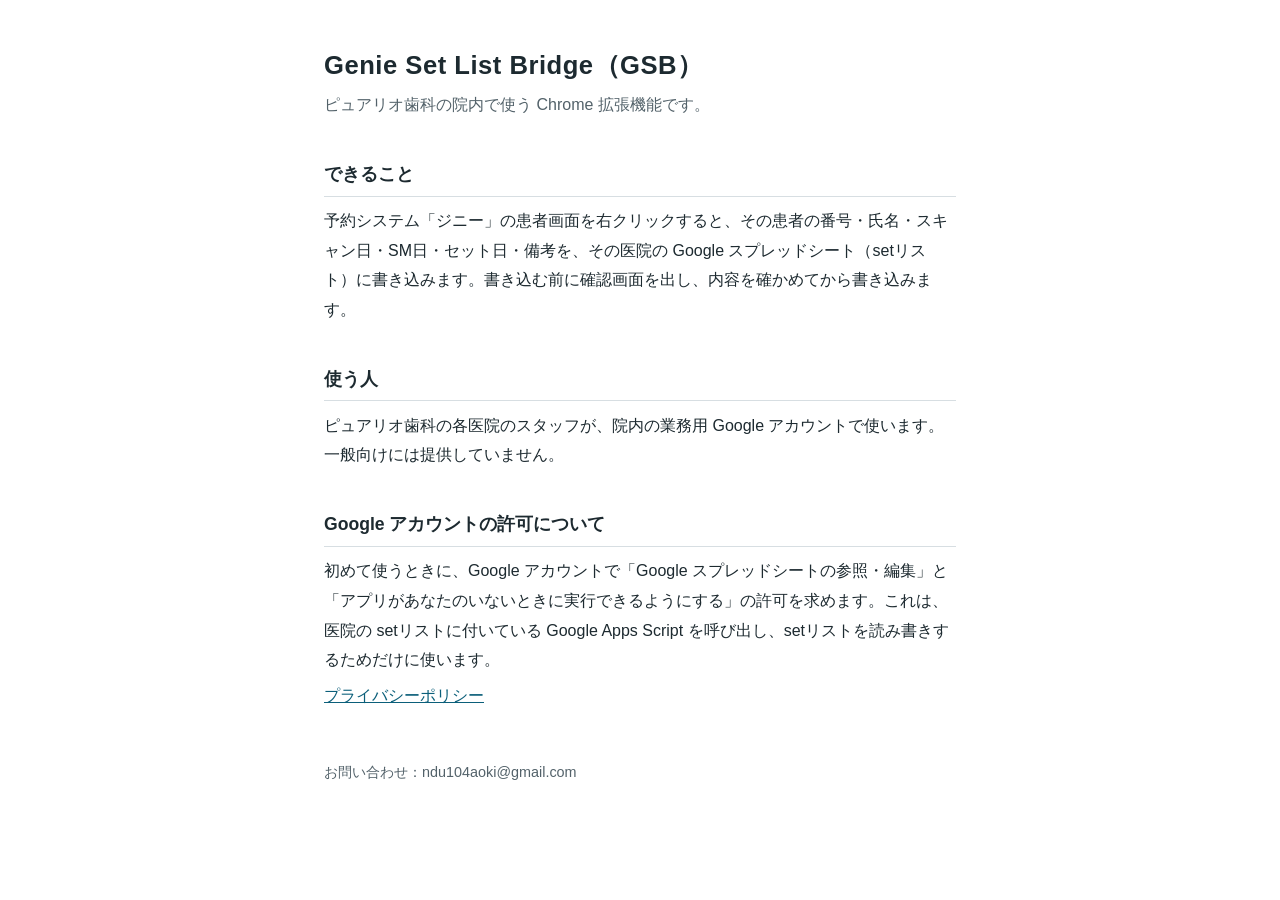
<file: gsb/index.html>
<!doctype html>
<html lang="ja">
<head>
<meta charset="utf-8">
<meta name="viewport" content="width=device-width, initial-scale=1">
<title>Genie Set List Bridge（GSB）</title>
<link rel="stylesheet" href="style.css">
</head>
<body>
<main>
<h1>Genie Set List Bridge（GSB）</h1>
<p class="lead">ピュアリオ歯科の院内で使う Chrome 拡張機能です。</p>

<h2>できること</h2>
<p>予約システム「ジニー」の患者画面を右クリックすると、その患者の番号・氏名・スキャン日・SM日・セット日・備考を、その医院の Google スプレッドシート（setリスト）に書き込みます。書き込む前に確認画面を出し、内容を確かめてから書き込みます。</p>

<h2>使う人</h2>
<p>ピュアリオ歯科の各医院のスタッフが、院内の業務用 Google アカウントで使います。一般向けには提供していません。</p>

<h2>Google アカウントの許可について</h2>
<p>初めて使うときに、Google アカウントで「Google スプレッドシートの参照・編集」と「アプリがあなたのいないときに実行できるようにする」の許可を求めます。これは、医院の setリストに付いている Google Apps Script を呼び出し、setリストを読み書きするためだけに使います。</p>

<p><a href="privacy.html">プライバシーポリシー</a></p>

<footer>
<p>お問い合わせ：ndu104aoki@gmail.com </p>
</footer>
</main>
</body>
</html>
</file>
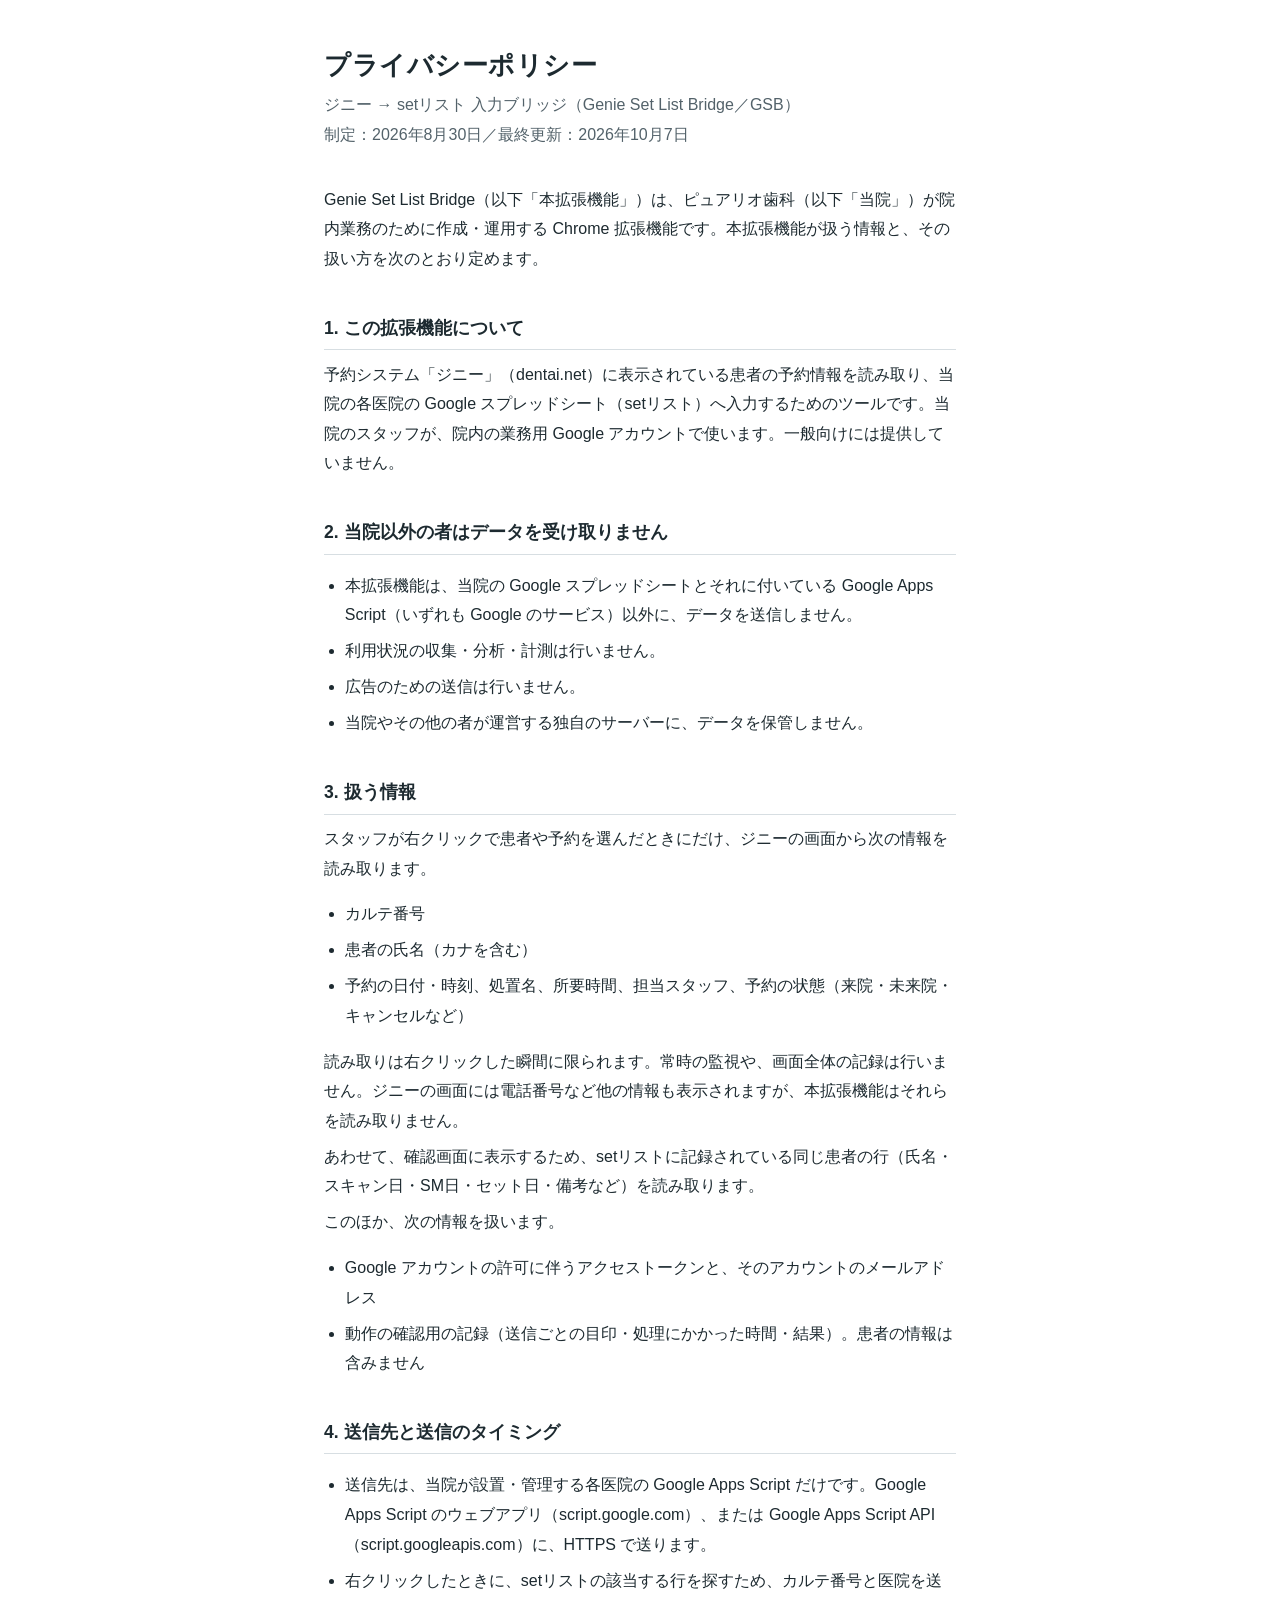
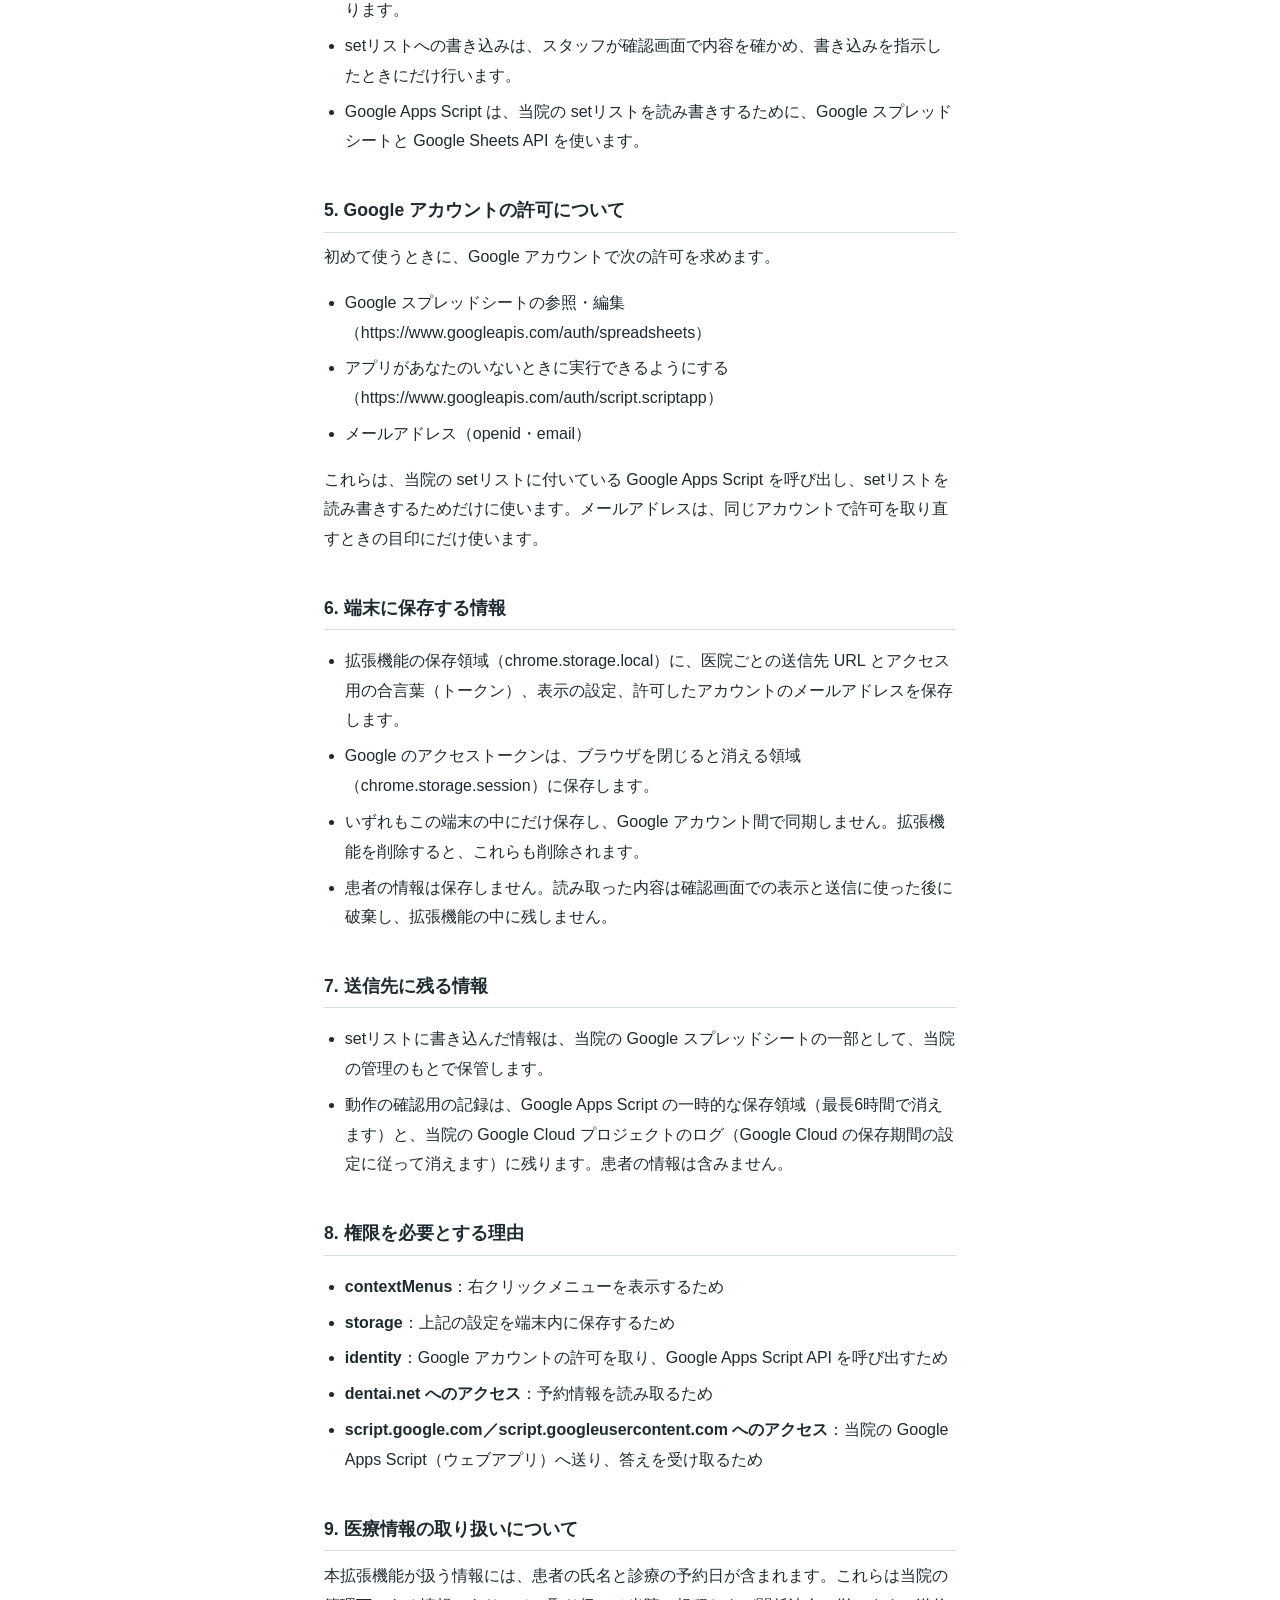
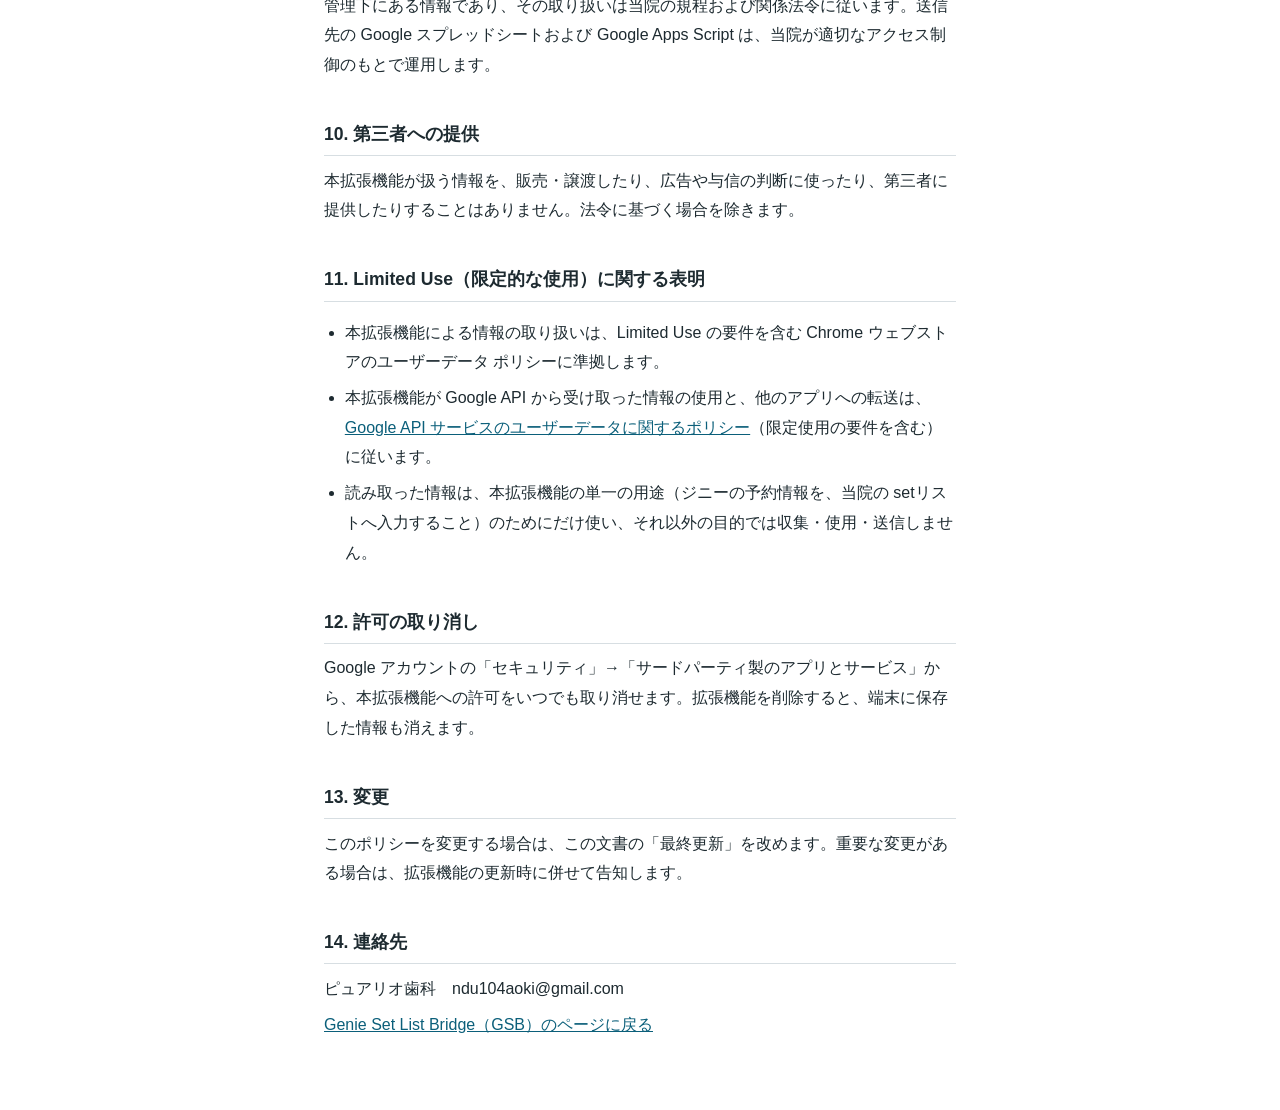
<file: gsb/privacy.html>
<!doctype html>
<html lang="ja">
<head>
<meta charset="utf-8">
<meta name="viewport" content="width=device-width, initial-scale=1">
<title>プライバシーポリシー｜Genie Set List Bridge（GSB）</title>
<link rel="stylesheet" href="style.css">
</head>
<body>
<main>
<h1>プライバシーポリシー</h1>
<p class="lead">ジニー → setリスト 入力ブリッジ（Genie Set List Bridge／GSB）<br>制定：2026年8月30日／最終更新：2026年10月7日</p>

<p>Genie Set List Bridge（以下「本拡張機能」）は、ピュアリオ歯科（以下「当院」）が院内業務のために作成・運用する Chrome 拡張機能です。本拡張機能が扱う情報と、その扱い方を次のとおり定めます。</p>

<h2>1. この拡張機能について</h2>
<p>予約システム「ジニー」（dentai.net）に表示されている患者の予約情報を読み取り、当院の各医院の Google スプレッドシート（setリスト）へ入力するためのツールです。当院のスタッフが、院内の業務用 Google アカウントで使います。一般向けには提供していません。</p>

<h2>2. 当院以外の者はデータを受け取りません</h2>
<ul>
<li>本拡張機能は、当院の Google スプレッドシートとそれに付いている Google Apps Script（いずれも Google のサービス）以外に、データを送信しません。</li>
<li>利用状況の収集・分析・計測は行いません。</li>
<li>広告のための送信は行いません。</li>
<li>当院やその他の者が運営する独自のサーバーに、データを保管しません。</li>
</ul>

<h2>3. 扱う情報</h2>
<p>スタッフが右クリックで患者や予約を選んだときにだけ、ジニーの画面から次の情報を読み取ります。</p>
<ul>
<li>カルテ番号</li>
<li>患者の氏名（カナを含む）</li>
<li>予約の日付・時刻、処置名、所要時間、担当スタッフ、予約の状態（来院・未来院・キャンセルなど）</li>
</ul>
<p>読み取りは右クリックした瞬間に限られます。常時の監視や、画面全体の記録は行いません。ジニーの画面には電話番号など他の情報も表示されますが、本拡張機能はそれらを読み取りません。</p>
<p>あわせて、確認画面に表示するため、setリストに記録されている同じ患者の行（氏名・スキャン日・SM日・セット日・備考など）を読み取ります。</p>
<p>このほか、次の情報を扱います。</p>
<ul>
<li>Google アカウントの許可に伴うアクセストークンと、そのアカウントのメールアドレス</li>
<li>動作の確認用の記録（送信ごとの目印・処理にかかった時間・結果）。患者の情報は含みません</li>
</ul>

<h2>4. 送信先と送信のタイミング</h2>
<ul>
<li>送信先は、当院が設置・管理する各医院の Google Apps Script だけです。Google Apps Script のウェブアプリ（script.google.com）、または Google Apps Script API（script.googleapis.com）に、HTTPS で送ります。</li>
<li>右クリックしたときに、setリストの該当する行を探すため、カルテ番号と医院を送ります。</li>
<li>setリストへの書き込みは、スタッフが確認画面で内容を確かめ、書き込みを指示したときにだけ行います。</li>
<li>Google Apps Script は、当院の setリストを読み書きするために、Google スプレッドシートと Google Sheets API を使います。</li>
</ul>

<h2>5. Google アカウントの許可について</h2>
<p>初めて使うときに、Google アカウントで次の許可を求めます。</p>
<ul>
<li>Google スプレッドシートの参照・編集（https://www.googleapis.com/auth/spreadsheets）</li>
<li>アプリがあなたのいないときに実行できるようにする（https://www.googleapis.com/auth/script.scriptapp）</li>
<li>メールアドレス（openid・email）</li>
</ul>
<p>これらは、当院の setリストに付いている Google Apps Script を呼び出し、setリストを読み書きするためだけに使います。メールアドレスは、同じアカウントで許可を取り直すときの目印にだけ使います。</p>

<h2>6. 端末に保存する情報</h2>
<ul>
<li>拡張機能の保存領域（chrome.storage.local）に、医院ごとの送信先 URL とアクセス用の合言葉（トークン）、表示の設定、許可したアカウントのメールアドレスを保存します。</li>
<li>Google のアクセストークンは、ブラウザを閉じると消える領域（chrome.storage.session）に保存します。</li>
<li>いずれもこの端末の中にだけ保存し、Google アカウント間で同期しません。拡張機能を削除すると、これらも削除されます。</li>
<li>患者の情報は保存しません。読み取った内容は確認画面での表示と送信に使った後に破棄し、拡張機能の中に残しません。</li>
</ul>

<h2>7. 送信先に残る情報</h2>
<ul>
<li>setリストに書き込んだ情報は、当院の Google スプレッドシートの一部として、当院の管理のもとで保管します。</li>
<li>動作の確認用の記録は、Google Apps Script の一時的な保存領域（最長6時間で消えます）と、当院の Google Cloud プロジェクトのログ（Google Cloud の保存期間の設定に従って消えます）に残ります。患者の情報は含みません。</li>
</ul>

<h2>8. 権限を必要とする理由</h2>
<ul>
<li><b>contextMenus</b>：右クリックメニューを表示するため</li>
<li><b>storage</b>：上記の設定を端末内に保存するため</li>
<li><b>identity</b>：Google アカウントの許可を取り、Google Apps Script API を呼び出すため</li>
<li><b>dentai.net へのアクセス</b>：予約情報を読み取るため</li>
<li><b>script.google.com／script.googleusercontent.com へのアクセス</b>：当院の Google Apps Script（ウェブアプリ）へ送り、答えを受け取るため</li>
</ul>

<h2>9. 医療情報の取り扱いについて</h2>
<p>本拡張機能が扱う情報には、患者の氏名と診療の予約日が含まれます。これらは当院の管理下にある情報であり、その取り扱いは当院の規程および関係法令に従います。送信先の Google スプレッドシートおよび Google Apps Script は、当院が適切なアクセス制御のもとで運用します。</p>

<h2>10. 第三者への提供</h2>
<p>本拡張機能が扱う情報を、販売・譲渡したり、広告や与信の判断に使ったり、第三者に提供したりすることはありません。法令に基づく場合を除きます。</p>

<h2>11. Limited Use（限定的な使用）に関する表明</h2>
<ul>
<li>本拡張機能による情報の取り扱いは、Limited Use の要件を含む Chrome ウェブストアのユーザーデータ ポリシーに準拠します。</li>
<li>本拡張機能が Google API から受け取った情報の使用と、他のアプリへの転送は、<a href="https://developers.google.com/terms/api-services-user-data-policy">Google API サービスのユーザーデータに関するポリシー</a>（限定使用の要件を含む）に従います。</li>
<li>読み取った情報は、本拡張機能の単一の用途（ジニーの予約情報を、当院の setリストへ入力すること）のためにだけ使い、それ以外の目的では収集・使用・送信しません。</li>
</ul>

<h2>12. 許可の取り消し</h2>
<p>Google アカウントの「セキュリティ」→「サードパーティ製のアプリとサービス」から、本拡張機能への許可をいつでも取り消せます。拡張機能を削除すると、端末に保存した情報も消えます。</p>

<h2>13. 変更</h2>
<p>このポリシーを変更する場合は、この文書の「最終更新」を改めます。重要な変更がある場合は、拡張機能の更新時に併せて告知します。</p>

<h2>14. 連絡先</h2>
<p>ピュアリオ歯科　ndu104aoki@gmail.com</p>

<p><a href="index.html">Genie Set List Bridge（GSB）のページに戻る</a></p>
</main>
</body>
</html>
</file>
<file: gsb/style.css>
:root{--ink:#1d2a30;--sub:#53626a;--line:#d7dee2;--bg:#ffffff;--tint:#eef4f6;--link:#0b5f7a}
*{box-sizing:border-box}
html{-webkit-text-size-adjust:100%}
body{margin:0;background:var(--bg);color:var(--ink);font:16px/1.85 "Hiragino Sans","Hiragino Kaku Gothic ProN","Noto Sans JP",Meiryo,sans-serif}
main{max-width:42rem;margin:0 auto;padding:3rem 1.25rem 4rem}
h1{font-size:1.6rem;line-height:1.4;margin:0 0 .4rem;letter-spacing:.02em}
.lead{color:var(--sub);margin:0 0 2.2rem}
h2{font-size:1.1rem;margin:2.4rem 0 .6rem;padding-bottom:.3rem;border-bottom:1px solid var(--line)}
p,li{margin:.4rem 0}
ul{padding-left:1.3rem}
a{color:var(--link)}
a:focus-visible{outline:2px solid var(--link);outline-offset:2px}
.note{background:var(--tint);padding:1rem 1.1rem;border-radius:6px;margin:1.4rem 0}
footer{margin-top:3rem;color:var(--sub);font-size:.9rem}
@media (prefers-color-scheme:dark){:root{--ink:#e6edf0;--sub:#a7b4ba;--line:#33444c;--bg:#121a1e;--tint:#1c282e;--link:#7cc4dc}}
</file>
